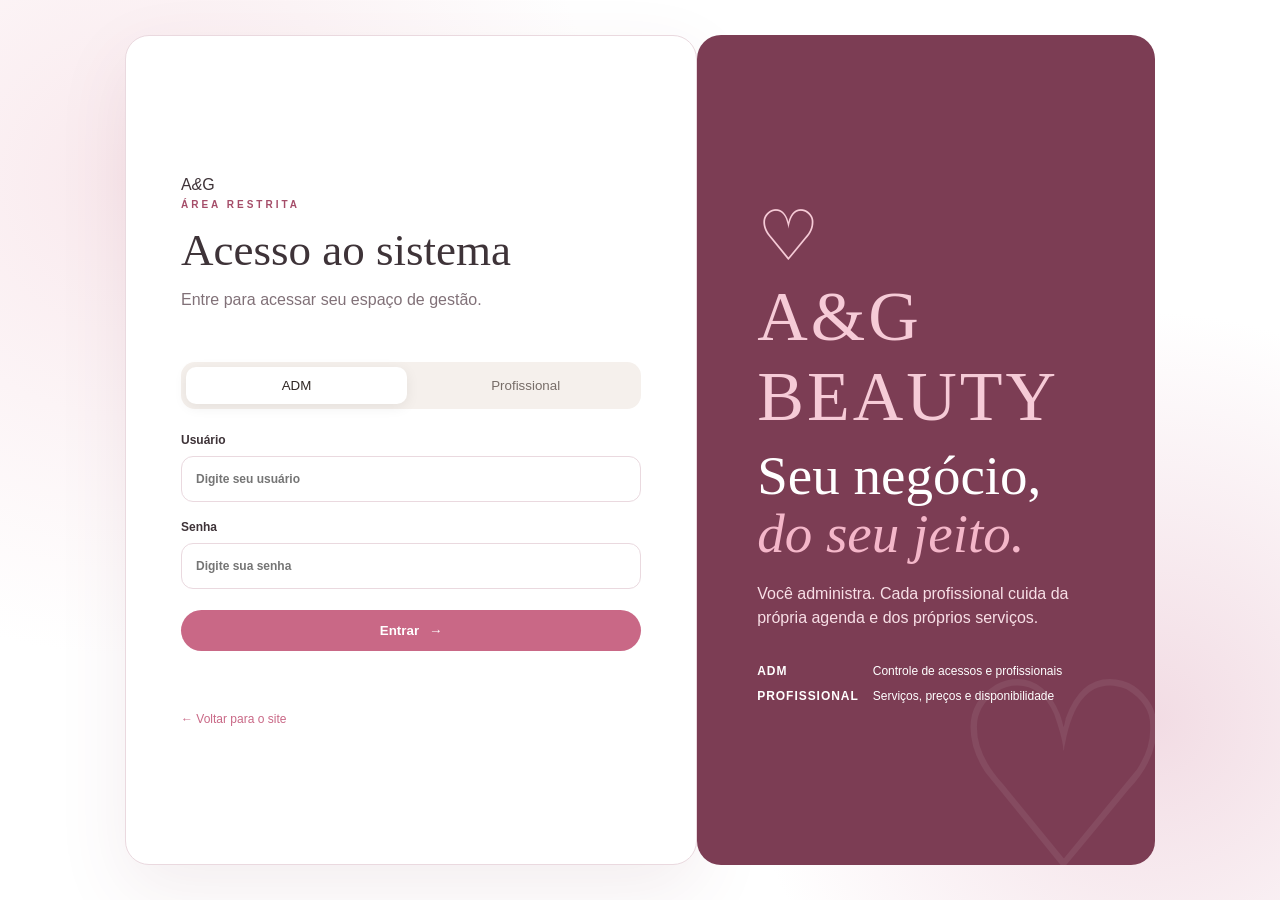
<file: admin.html>
<!DOCTYPE html><html lang="pt-BR"><head><meta charset="UTF-8"><meta name="viewport" content="width=device-width,initial-scale=1.0"><title>A&G Beauty | ADM</title><link rel="stylesheet" href="portal.css"></head><body><div class="app"><header class="topbar"><div class="topbrand"><div class="brand-mini">A<span>&</span>G</div><span>PAINEL ADM</span></div><div class="top-actions"><a class="ghost" href="index.html">Ver site</a><button class="ghost" onclick="logout()">Sair</button></div></header><main class="dashboard">
<div class="welcome"><div><span class="eyebrow">ADMINISTRADORA</span><h1>Olá! <em>Seu controle.</em></h1><p>Aqui você administra os acessos e acompanha as profissionais.</p></div><button class="btn" onclick="openAdd()">+ Nova profissional</button></div>
<section class="stats" id="stats"></section>
<section class="panel"><div class="panel-head"><div><span class="eyebrow">EQUIPE</span><h2>Profissionais</h2></div></div><div id="professionals" class="people"></div></section>
<section class="panel"><div class="panel-head"><div><span class="eyebrow">SEGURANÇA</span><h2>Minha conta ADM</h2></div></div><form class="grid-form" id="adminPassword"><label>Nova senha<input id="newAdminPassword" type="password" minlength="6" required></label><label>Confirmar senha<input id="confirmAdminPassword" type="password" minlength="6" required></label><button class="btn" type="submit">Atualizar senha</button></form><p id="adminMsg" class="success"></p></section>
</main></div><div class="drawer-backdrop" id="drawer"><div class="drawer"><button class="close" onclick="closeDrawer()">×</button><span class="eyebrow" id="drawerEyebrow">NOVO ACESSO</span><h2 id="drawerTitle">Cadastrar profissional</h2><form id="addForm" class="grid-form"><label>Nome<input id="pName" required></label><label>Usuário<input id="pUser" required></label><label id="passField">Senha inicial<input id="pPass" type="password" minlength="6" required></label><label>Área / especialidade<input id="pCat" required placeholder="Ex.: Unhas"></label><button class="btn" id="saveProBtn" type="submit">Criar acesso</button></form></div></div><script src="admin.js"></script></body></html>
</file>
<file: portal.css>
*{box-sizing:border-box;margin:0;padding:0}:root{--pink:#c96886;--dark:#3e3338;--soft:#f9e9ed;--muted:#817178;--line:#ead9df;--wine:#7c3d54}body{font-family:Arial,sans-serif;color:var(--dark);background:#fbf8f9;line-height:1.5}a{text-decoration:none;color:inherit}.portal-body{min-height:100vh;background:radial-gradient(circle at 10% 20%,#f9e9ed 0,transparent 35%),radial-gradient(circle at 90% 80%,#f2dce4 0,transparent 30%),#fff}.login-shell{min-height:100vh;display:grid;grid-template-columns:1fr .8fr;max-width:1100px;margin:auto;padding:35px}.login-card{background:#fff;border:1px solid var(--line);border-radius:24px;padding:55px;box-shadow:0 25px 70px #7c3d5418;display:flex;flex-direction:column;justify-content:center}.login-brand img{width:180px;height:70px;object-fit:contain;margin-bottom:30px}.eyebrow{font-size:10px;letter-spacing:3px;font-weight:700;color:#a54d69}.login-card h1{font:400 45px Georgia;margin:12px 0}.login-card h1 em,h1 em{color:var(--pink);font-style:italic}.login-card>p{color:var(--muted);margin-bottom:28px}.login-card form{display:grid;gap:16px}.login-card label,.grid-form label{font-size:12px;font-weight:700}.login-card input,.grid-form input,.panel input{display:block;width:100%;margin-top:7px;border:1px solid var(--line);border-radius:12px;padding:13px 14px;font:inherit;outline:none}.login-card input:focus,.panel input:focus{border-color:var(--pink);box-shadow:0 0 0 3px #c9688617}.btn{border:0;border-radius:999px;padding:13px 22px;background:var(--pink);color:#fff;font-weight:700;cursor:pointer;display:inline-flex;justify-content:center;gap:10px}.btn:hover{filter:brightness(.94)}.btn.small{padding:10px 16px;font-size:12px}.login-card .btn{margin-top:5px}.back{font-size:12px;color:var(--pink);margin-top:25px}.error{min-height:18px;color:#b23b55;font-size:12px}.login-side{background:var(--wine);border-radius:24px;padding:60px;color:#fff;display:flex;flex-direction:column;justify-content:center;position:relative;overflow:hidden}.login-side:after{content:'♡';position:absolute;font:260px Georgia;right:-25px;bottom:-65px;color:#ffffff12}.login-side>span{font:70px Georgia;color:#f6cbd7}.login-side h2{font:400 55px Georgia;line-height:1.05;margin:10px 0 20px}.login-side h2 em{color:#f4b7c9}.login-side p{max-width:330px;color:#f8dfe6}.app{min-height:100vh}.topbar{height:76px;background:#fff;border-bottom:1px solid var(--line);display:flex;align-items:center;justify-content:space-between;padding:0 6%;position:sticky;top:0;z-index:5}.topbrand{display:flex;align-items:center;gap:20px}.topbrand img{width:120px;height:50px;object-fit:contain}.topbrand span{font-size:10px;letter-spacing:2px;color:var(--pink);font-weight:700}.ghost{border:1px solid var(--line);background:#fff;color:var(--dark);border-radius:999px;padding:9px 18px;cursor:pointer}.dashboard{max-width:1100px;margin:auto;padding:50px 6%}.welcome{display:flex;align-items:end;justify-content:space-between;gap:30px;margin-bottom:35px}.welcome h1{font:400 48px Georgia;margin:10px 0}.welcome p{color:var(--muted)}.stats{display:grid;grid-template-columns:repeat(3,1fr);gap:18px;margin-bottom:25px}.stats>div{background:#fff;border:1px solid var(--line);border-radius:16px;padding:22px}.stats strong{display:block;font:32px Georgia;color:var(--pink)}.stats span{font-size:12px;color:var(--muted)}.panel{background:#fff;border:1px solid var(--line);border-radius:18px;padding:28px;margin-bottom:22px}.panel-head{display:flex;justify-content:space-between;align-items:center;gap:15px;margin-bottom:22px}.panel h2{font:400 30px Georgia;margin-top:5px}.people{display:grid;gap:12px}.person{display:grid;grid-template-columns:auto 1fr auto;gap:16px;align-items:center;border:1px solid var(--line);border-radius:14px;padding:15px}.person-icon{width:48px;height:48px;border-radius:50%;background:var(--soft);color:var(--pink);display:grid;place-items:center;font-weight:700}.person h3,.service-row h3{font:400 20px Georgia}.person p{font-size:12px;color:var(--muted)}.chips{display:flex;gap:6px;flex-wrap:wrap;margin-top:8px}.chips span{font-size:10px;background:var(--soft);padding:5px 8px;border-radius:999px;color:#8c5367}.person-actions{display:flex;gap:7px}.person-actions button,.service-row button{border:1px solid var(--line);background:#fff;border-radius:9px;padding:8px 10px;font-size:11px;cursor:pointer}.danger{color:#b23b55!important}.grid-form{display:grid;grid-template-columns:1fr 1fr;gap:15px;align-items:end}.grid-form .btn{grid-column:1/-1;width:max-content}.success{color:#39805b;font-size:12px;margin-top:10px}.service-list{display:grid;gap:10px}.service-row{display:flex;justify-content:space-between;align-items:center;border:1px solid var(--line);border-radius:13px;padding:15px}.service-row h3{margin-bottom:3px}.service-row span{font-size:13px;color:var(--pink);font-weight:700}.service-row>div:last-child{display:flex;gap:7px}.empty{padding:25px;text-align:center;color:var(--muted);border:1px dashed var(--line);border-radius:12px}.drawer-backdrop{position:fixed;inset:0;background:#32192377;display:none;justify-content:flex-end;z-index:20}.drawer-backdrop.open{display:flex}.drawer{background:#fff;width:min(100%,460px);height:100%;padding:50px 35px;box-shadow:-15px 0 50px #32192322;position:relative}.drawer h2{font:400 36px Georgia;margin:10px 0 25px}.close{position:absolute;right:20px;top:12px;border:0;background:none;font-size:32px;color:var(--muted);cursor:pointer}@media(max-width:800px){.login-shell{grid-template-columns:1fr;padding:15px}.login-side{display:none}.login-card{padding:35px 25px}.stats{grid-template-columns:1fr}.welcome{align-items:start;flex-direction:column}.person{grid-template-columns:auto 1fr}.person-actions{grid-column:1/-1}.grid-form{grid-template-columns:1fr}.grid-form .btn{grid-column:auto}.topbrand span{display:none}}
/* ajustes do novo painel */
.access-tabs{display:flex;gap:8px;background:#f5f0ec;border-radius:14px;padding:5px;margin:22px 0}.tab{flex:1;border:0;background:transparent;border-radius:10px;padding:11px;font:600 13px inherit;color:#776d68;cursor:pointer}.tab.active{background:#fff;box-shadow:0 3px 14px #00000012;color:#302825}.login-note{margin-top:32px;display:grid;grid-template-columns:auto 1fr;gap:7px 14px;font-size:12px}.login-note strong{letter-spacing:.08em}.top-actions{display:flex;gap:10px;align-items:center}.ghost{text-decoration:none}.brand-mini{font-family:Georgia,serif;font-size:25px;letter-spacing:-2px}.brand-mini span,.brand-mark span{font-style:italic}.service-row{display:flex;justify-content:space-between;align-items:center;gap:20px;padding:18px 0;border-bottom:1px solid #eee6e1}.service-row:last-child{border-bottom:0}.service-row h3{margin:0 0 6px}.service-row span{font-weight:700}.service-row button,.person-actions button{border:1px solid #e5dbd5;background:#fff;border-radius:10px;padding:9px 12px;cursor:pointer}.service-row .danger,.person-actions .danger{color:#9a4f4f}.empty{padding:24px;background:#faf7f5;border-radius:14px;color:#776d68}.muted{color:#776d68}.disabled{opacity:.55}.person-actions{display:flex;gap:8px;flex-wrap:wrap}
.modal-backdrop{position:fixed;inset:0;background:rgba(30,20,25,.58);display:none;align-items:center;justify-content:center;padding:20px;z-index:50}.modal-backdrop.open{display:flex}.password-modal{background:#fff;border-radius:24px;max-width:520px;width:100%;padding:32px;box-shadow:0 25px 80px rgba(0,0,0,.2)}.password-modal h2{margin:8px 0}.password-modal p{color:#756c70;line-height:1.5}.password-modal label{display:block;margin:14px 0}.password-modal input{width:100%;box-sizing:border-box;margin-top:7px;padding:13px 14px;border:1px solid #ddd;border-radius:12px}.locked .dashboard{filter:blur(2px);pointer-events:none}.password-modal .btn{width:100%;margin-top:8px}
.schedule-form{display:grid;grid-template-columns:1fr 1fr auto;gap:12px;align-items:end;margin-bottom:18px}.schedule-form label{font-size:12px;font-weight:700}.schedule-form input{display:block;width:100%;margin-top:7px;border:1px solid var(--line);border-radius:12px;padding:12px;font:inherit}.schedule-list{display:grid;gap:10px}.schedule-day{border:1px solid var(--line);border-radius:14px;padding:14px}.schedule-day-head{display:flex;justify-content:space-between;align-items:center;margin-bottom:10px}.schedule-day-head strong{font:400 19px Georgia}.slot-wrap{display:flex;flex-wrap:wrap;gap:7px}.slot{border:1px solid var(--line);border-radius:999px;padding:7px 11px;font-size:11px;background:#fff}.slot button{border:0;background:none;color:#a94f69;cursor:pointer;margin-left:5px}.booking-item{border:1px solid var(--line);border-radius:14px;padding:14px;display:flex;justify-content:space-between;gap:15px;align-items:center}.booking-item h3{font:400 18px Georgia}.booking-item p{font-size:12px;color:var(--muted)}.booking-item b{color:var(--pink)}.service-row{align-items:center}.service-info{display:flex;gap:13px;align-items:center}.service-thumb{width:62px;height:62px;border-radius:12px;object-fit:cover;background:var(--soft);display:grid;place-items:center;color:var(--pink);font-size:24px}.photo-preview img{width:90px;height:90px;object-fit:cover;border-radius:12px;margin-top:8px}.drawer textarea{width:100%;margin-top:7px;border:1px solid var(--line);border-radius:12px;padding:13px;font:inherit}.drawer input[type=file]{padding:10px;background:#faf7f5}.drawer label{display:block;margin-bottom:14px}.button-outline{background:#fff!important;color:var(--pink)!important;border:1px solid var(--pink)!important}.empty{padding:24px;text-align:center;color:var(--muted);border:1px dashed var(--line);border-radius:12px}@media(max-width:800px){.schedule-form{grid-template-columns:1fr}.booking-item{display:block}.booking-item .slot{display:inline-block;margin-top:8px}}

.panel textarea,.panel select{display:block;width:100%;margin-top:7px;border:1px solid var(--line);border-radius:12px;padding:13px;font:inherit;background:#fff}.panel textarea{resize:vertical}.panel label{font-size:12px;font-weight:700}.panel .muted{font-size:13px;margin-top:6px}.booking-item{align-items:flex-start}.booking-item p{margin-top:4px;max-width:600px;overflow-wrap:anywhere}
</file>
